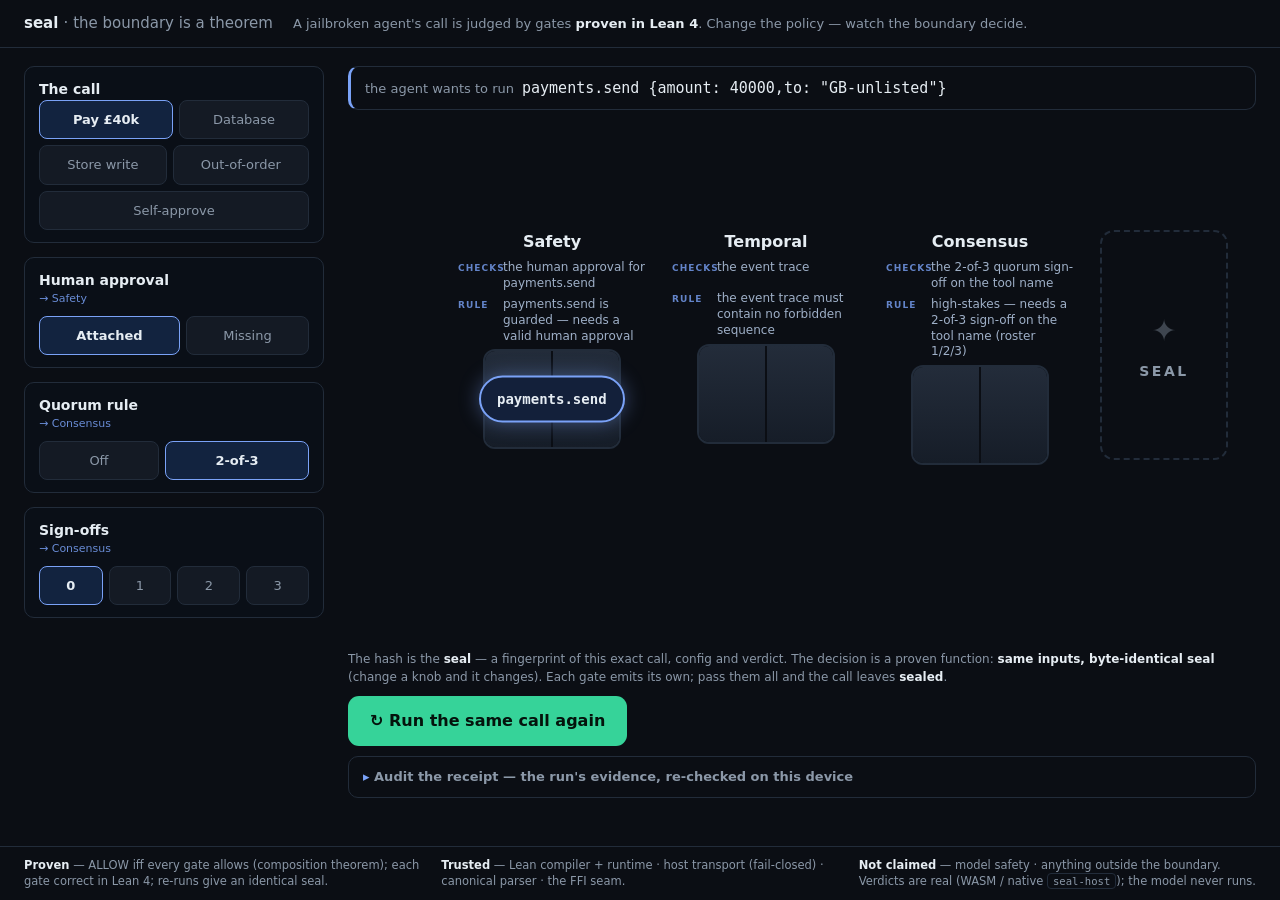
<file: public/index.html>
<!doctype html>
<html lang="en">
<head>
<meta charset="utf-8"/>
<meta name="viewport" content="width=device-width, initial-scale=1"/>
<title>seal · the boundary is a theorem</title>
<!-- bump ?v= on every push so browsers fetch fresh assets without a hard refresh -->
<link rel="stylesheet" href="style.css?v=20260713df42"/>
</head>
<body class="app">

<header class="topbar">
  <span class="brand">seal <span>· the boundary is a theorem</span></span>
  <span class="thesis">A jailbroken agent's call is judged by gates <b>proven in Lean&nbsp;4</b>. Change the policy — watch the boundary decide.</span>
</header>

<main class="demo">
  <aside class="rail" id="rail"></aside>

  <section class="stage">
    <div id="boot-error" class="boot-error" style="display:none"></div>
    <div class="call-banner" id="call-banner"></div>

    <div class="track-frame"><div class="track" id="track"></div></div>

    <div class="verdict-out" id="verdict-out"></div>
    <p class="cert-note">The hash is the <b>seal</b> — a fingerprint of this exact call, config and verdict. The decision is a proven function: <b>same inputs, byte-identical seal</b> (change a knob and it changes). Each gate emits its own; pass them all and the call leaves <b>sealed</b>.</p>

    <div class="run-row">
      <button class="run-btn" id="run">↻ Run the same call again</button>
      <span class="det" id="det"></span>
    </div>

    <!-- Act 3 — after the verdict, the receipt becomes the artifact. Everything in here is
         self-consistency: this page re-derives its own decision through its own kernel and
         byte-compares against the receipt. It is not an independent audit. -->
    <details class="audit" id="audit">
      <summary>Audit the receipt — the run's evidence, re-checked on this device</summary>
      <div id="audit-body"></div>
    </details>
  </section>
</main>

<footer class="proofbar">
  <span><b class="ink-allow">Proven</b> — ALLOW iff every gate allows (composition theorem); each gate correct in Lean&nbsp;4; re-runs give an identical seal.</span>
  <span><b class="ink-amber">Trusted</b> — Lean compiler + runtime · host transport (fail-closed) · canonical parser · the FFI seam.</span>
  <span><b>Not claimed</b> — model safety · anything outside the boundary. Verdicts are real (WASM / native <code>seal-host</code>); the model never runs.</span>
</footer>

<script>
// Boot guard (classic script). If gauntlet.js (an ES module) fails to load — usually file://, which
// blocks module imports + the WASM fetch — no handlers attach and the stage looks inert. Detect it.
(function () {
  var lastErr = "";
  window.addEventListener("error", function (e) { if (e && (e.filename || "").indexOf("gauntlet") > -1 || (e && e.message)) lastErr = (e && e.message) || lastErr; });
  function banner(msg) {
    var el = document.getElementById("boot-error"); if (!el) return;
    el.style.display = "block";
    el.innerHTML = "<b>seal could not start.</b> " + msg + "<br>Serve over HTTP: <code>cd public &amp;&amp; python3 -m http.server</code>, then open <code>http://localhost:8000</code>. Opening it as <code>file://</code> blocks the kernel module.";
  }
  window.addEventListener("load", function () {
    setTimeout(function () { if (!window.__gauntletReady) banner(location.protocol === "file:" ? "It was opened as a local file (file://)." : "The page script did not initialise." + (lastErr ? " (" + lastErr + ")" : "")); }, 2500);
  });
})();
</script>
<script src="wasm/seal.js"></script>
<script type="module" src="gauntlet.js?v=20260713df42"></script>
</body>
</html>
</file>
<file: public/style.css>
:root{
  --bg:#0b0e14;--panel:#141a24;--line:#222c3a;--green:#36d399;--red:#f87272;
  --amber:#fbbd23;--ink:#e6edf3;--mut:#8b98a8;--accent:#7aa2f7
}
*{box-sizing:border-box}
body{margin:0;font:15px/1.5 ui-sans-serif,system-ui,-apple-system,sans-serif;background:var(--bg);color:var(--ink)}
a{color:var(--accent);text-decoration:none}
a:hover{text-decoration:underline}
code{background:#0b0e14;border:1px solid var(--line);padding:1px 5px;border-radius:4px;font-family:ui-monospace,monospace;font-size:.92em}
.nav{display:flex;gap:18px;align-items:center;padding:14px 22px;border-bottom:1px solid var(--line);font-size:13px}
.nav .brand{font-weight:700}
.nav .brand span{color:var(--mut);font-weight:400}
.nav a{color:var(--mut)}
.nav a.here{color:var(--ink)}
.wrap{max-width:95%;margin:0 auto;padding:30px 22px}

/* ── full-screen app shell (one stage, no page scroll) ── */
html,body{height:100%}
body.app{height:100vh;overflow:hidden;display:flex;flex-direction:column}
.topbar{flex:0 0 auto;display:flex;align-items:baseline;gap:20px;padding:12px 24px;border-bottom:1px solid var(--line);flex-wrap:wrap}
.topbar .brand{font-weight:700;font-size:15px;white-space:nowrap}
.topbar .brand span{color:var(--mut);font-weight:400}
.topbar .thesis{color:var(--mut);font-size:13px}
.topbar .thesis b{color:var(--ink);font-weight:600}
.demo{flex:1 1 auto;min-height:0;display:grid;grid-template-columns:300px 1fr;gap:24px;padding:18px 24px}
.rail{display:flex;flex-direction:column;gap:14px;min-height:0;overflow-y:auto}
.rail-note{font-size:12.5px;color:var(--mut);background:#0a0f17;border:1px solid var(--line);border-radius:10px;padding:12px 14px;line-height:1.5}
.rail-note code{color:var(--ink)}
.proofbar{flex:0 0 auto;display:grid;grid-template-columns:repeat(3,1fr);gap:20px;padding:10px 24px;border-top:1px solid var(--line);font-size:11.5px;color:var(--mut);line-height:1.45}
.proofbar b{font-weight:700;color:var(--ink)}
.ink-amber{color:var(--amber)}
h1{font-size:26px;margin:0 0 6px}
h1 span{color:var(--mut);font-weight:400}
h2{font-size:16px;margin:26px 0 10px}
.lede{color:var(--mut);font-size:15px;max-width:760px}
.sub{color:var(--mut);font-size:13px}
.soundbite{border-left:3px solid var(--green);padding:10px 16px;margin:20px 0;color:var(--ink);font-size:16px;background:#0e131b}
/* demo controls */
.controls{display:flex;gap:10px;align-items:center;margin:18px 0;flex-wrap:wrap}
select,button{font:inherit;background:var(--panel);color:var(--ink);border:1px solid var(--line);border-radius:8px;padding:9px 12px}
button{cursor:pointer}
button.go{background:var(--green);color:#04130c;border:0;font-weight:700}
button.toggle{border-color:var(--accent)}
footer{border-top:1px solid var(--line);color:var(--mut);font-size:12px;padding:18px 22px;margin-top:30px}

/* ════════════════════════ THE GAUNTLET ════════════════════════ */
.boot-error{margin:18px 0;padding:14px 18px;border:1px solid var(--red);border-left:4px solid var(--red);
  border-radius:10px;background:#1a1014;color:#ffd7d7;font-size:14px;line-height:1.5}
.boot-error code{background:#0b0e14;color:var(--ink)}
.ink-allow{color:var(--green);font-weight:700}
.ink-deny{color:var(--red);font-weight:700}
/* the right-hand stage column (call + animated track + verdict + replay) */
/* the column scrolls inside its own box on short viewports (page never scrolls) */
.stage{min-width:0;min-height:0;display:flex;flex-direction:column;gap:10px;overflow-y:auto}
.stage>*{flex:0 0 auto}
.stage>.call-banner{margin:0}
/* the track is the one flexible element: it fills the leftover height, centres the gates, and
   scrolls inside its own box if a short viewport can't show them — the page never scrolls. */
.stage>.track-frame{flex:1 1 0;min-height:0;overflow:auto;display:flex;align-items:center}
.stage>.verdict-out{margin-top:0}
.stage>.run-row{margin-top:0}

/* scenario picker */
.picker{display:flex;gap:10px;flex-wrap:wrap;margin-bottom:16px}
.picker.locked{opacity:.55;pointer-events:none}
.pick{font:inherit;cursor:pointer;background:var(--panel);color:var(--mut);border:1px solid var(--line);
  border-radius:10px;padding:10px 14px;font-size:14px;transition:all .15s}
.pick:hover{border-color:var(--accent);color:var(--ink)}
.pick.on{background:#12233f;border-color:var(--accent);color:var(--ink);font-weight:600}

/* the call banner */
.call-banner{font-size:15px;margin:0;padding:10px 14px;background:#0b0e14;border:1px solid var(--line);border-left:3px solid var(--accent);border-radius:10px}
.call-banner code{font-size:15px;background:transparent;border:0;padding:0;color:var(--ink)}
.cb-label{color:var(--mut);font-size:13px;margin-right:8px}

/* the track */
.track-frame{overflow-x:auto;overflow-y:hidden;padding:6px 0 4px}
.track{position:relative;display:flex;align-items:flex-start;gap:26px;padding:14px 8px 14px 110px}

/* a gate — compact card; every line is tied to the call being judged */
.gate{position:relative;flex:0 0 auto;width:188px;display:flex;flex-direction:column;align-items:center;
  transition:opacity .3s,filter .3s}
.gate.unreached{opacity:.22;filter:grayscale(1)}
.g-name{font-size:16px;font-weight:700;margin-bottom:6px;text-align:center}
/* one register: `checks` (what this gate inspects on the call) + `rule` (what it enforces) */
.g-line{width:100%;display:flex;gap:7px;font-size:12px;line-height:1.32;color:#9fb0c8;margin-bottom:5px;min-height:26px}
.g-line .g-k{flex:0 0 auto;font-size:9px;letter-spacing:.12em;font-weight:800;text-transform:uppercase;color:var(--accent);opacity:.8;padding-top:3px;width:38px}
.gate-arch{position:relative;width:138px;height:100px;border-radius:12px;overflow:hidden;
  border:2px solid var(--line);background:#070a0f}
.door{position:absolute;top:0;bottom:0;width:50%;background:linear-gradient(180deg,#232c3a,#161d28);
  transition:transform .45s ease, background .25s;z-index:2}
.door.l{left:0;border-right:1px solid #0b0e14}
.door.r{right:0;border-left:1px solid #0b0e14}
/* evaluating pulse */
.gate.eval .gate-arch{animation:evalpulse .6s ease-in-out infinite}
@keyframes evalpulse{0%,100%{box-shadow:0 0 0 0 rgba(122,162,247,.0);border-color:var(--line)}
  50%{box-shadow:0 0 26px 2px rgba(122,162,247,.45);border-color:var(--accent)}}
/* ALLOW — doors open */
.gate.allow .gate-arch{border-color:rgba(54,211,153,.6);box-shadow:0 0 24px rgba(54,211,153,.22)}
.gate.allow .door.l{transform:translateX(-101%)}
.gate.allow .door.r{transform:translateX(101%)}
/* DENY — doors slam shut, red, shake */
.gate.deny .gate-arch{border-color:var(--red);box-shadow:0 0 30px rgba(248,114,114,.5);animation:slam .35s ease}
.gate.deny .door{background:linear-gradient(180deg,#5a1f24,#3a1418)}
@keyframes slam{0%{transform:translateX(0)}20%{transform:translateX(-6px)}40%{transform:translateX(6px)}60%{transform:translateX(-3px)}100%{transform:translateX(0)}}
/* the stamp */
.gate-stamp{position:absolute;inset:0;z-index:3;display:grid;place-items:center;font-weight:900;letter-spacing:.06em;
  font-size:22px;opacity:0;transform:scale(1.7) rotate(-12deg);transition:opacity .18s, transform .18s}
.gate.allow .gate-stamp{opacity:1;transform:scale(1) rotate(-12deg);color:var(--green);
  text-shadow:0 0 12px rgba(54,211,153,.6)}
.gate.deny .gate-stamp{opacity:1;transform:scale(1) rotate(-12deg);color:#ffd7d7;
  text-shadow:0 0 14px rgba(248,114,114,.9)}
/* the plain outcome, filled when the gate stamps */
.g-result{margin-top:8px;font-size:13px;color:var(--mut);text-align:center;min-height:28px;line-height:1.3;padding:0 4px;font-weight:600}
.gate.allow .g-result{color:#bfeede}
.gate.deny .g-result{color:#ffc0c0}
.gate-hash{font-family:ui-monospace,monospace;font-size:10px;color:#52607a;word-break:break-all;text-align:center;min-height:14px}

/* finish / seal slot */
.finish{position:relative;flex:0 0 auto;width:128px;min-height:230px;display:flex;flex-direction:column;
  align-items:center;justify-content:center;gap:8px;border:2px dashed var(--line);border-radius:14px;color:var(--mut);
  transition:all .4s}
.finish-ico{font-size:30px;opacity:.4;transition:all .4s}
.finish-label{font-size:14px;letter-spacing:.18em;font-weight:700}
.finish.sealed{border-style:solid;border-color:rgba(251,189,35,.7);color:#ffe59a;box-shadow:0 0 34px rgba(251,189,35,.3)}
.finish.sealed .finish-ico{opacity:1;color:#ffd24a;text-shadow:0 0 18px rgba(251,189,35,.8);transform:scale(1.25)}

/* the moving call-token */
.token{position:absolute;left:0;top:0;z-index:5;display:grid;place-items:center;
  padding:11px 16px;border-radius:999px;background:#13203a;border:2px solid var(--accent);
  color:var(--ink);font-family:ui-monospace,monospace;font-size:14px;white-space:nowrap;
  box-shadow:0 0 20px rgba(122,162,247,.4);transition:transform .62s cubic-bezier(.5,.05,.3,1)}
.token-tool{font-weight:700}
.token.destroyed{animation:shatter .8s forwards}
@keyframes shatter{0%{transform:translate(var(--x,0),var(--y,0))}
  30%{filter:none}
  100%{opacity:0;filter:blur(3px) saturate(2);background:#5a1f24;border-color:var(--red);
    box-shadow:0 0 30px rgba(248,114,114,.8)}}
.token.sealed{background:#3a2f12;border-color:#ffd24a;box-shadow:0 0 26px rgba(251,189,35,.7)}

/* run controls */
.run-row{display:flex;align-items:center;gap:14px;margin-top:18px;flex-wrap:wrap}
.run-btn{font:inherit;cursor:pointer;background:var(--green);color:#04130c;border:0;font-weight:800;
  font-size:16px;padding:13px 22px;border-radius:11px}
.run-btn:hover{filter:brightness(1.08)}
.run-btn:disabled{opacity:.5;cursor:default}
.again-btn{font:inherit;cursor:pointer;background:var(--panel);color:var(--ink);border:1px solid var(--accent);
  border-radius:11px;padding:13px 18px;font-size:15px}
.again-btn:disabled{opacity:.4;cursor:default;border-color:var(--line)}
.det{font-size:15px;color:var(--mut)}
.det.locked{color:var(--green);font-weight:600}
.det.broke{color:var(--red);font-weight:700}
.det .lock{display:inline-block;animation:latch .4s ease}
@keyframes latch{0%{transform:scale(1.8) rotate(-20deg);opacity:0}100%{transform:none;opacity:1}}

/* verdict output */
.verdict-out{min-height:8px;display:flex;flex-wrap:wrap;align-items:baseline;gap:4px 14px}
.big-verdict{font-size:24px;font-weight:900;letter-spacing:.04em}
.big-verdict.deny{color:var(--red);text-shadow:0 0 22px rgba(248,114,114,.5)}
.big-verdict.allow{color:var(--green);text-shadow:0 0 22px rgba(54,211,153,.4)}
.verdict-out.killed{animation:flashred .5s ease}
@keyframes flashred{0%{background:rgba(248,114,114,.14)}100%{background:transparent}}
.verdict-consequence{font-size:17px;margin-top:6px;color:var(--ink);font-weight:600;line-height:1.3}
.verdict-meta{flex-basis:100%;font-size:13px;margin-top:2px;color:var(--mut)}
.verdict-meta b{color:var(--ink)}
.verdict-meta .vr-hash{font-family:ui-monospace,monospace;font-size:12px;color:#52607a}
.verdict-why{font-size:18px;margin-top:4px;color:var(--ink)}
.seal-cert-hash{font-family:ui-monospace,monospace;font-size:18px;color:#ffd24a;word-break:break-all}
.cert-note{font-size:12px;color:var(--mut);line-height:1.45;margin:0}
.cert-note b{color:var(--ink);font-weight:600}

/* the composition equation, folded into the verdict meta line */
.vm-eq{white-space:nowrap;margin-right:10px}
.vm-eq .eq-op{margin:0 5px;color:#3a4659}
.vm-eq .eq-arrow{margin:0 7px;color:var(--mut)}

/* the determinism replay beat */
.replay{margin-top:20px;border-top:1px solid var(--line);padding-top:16px}
.rp-intro{font-size:13px;color:var(--mut);margin-bottom:12px}
.rp-out{margin-top:14px;display:flex;flex-direction:column;gap:7px}
.rp-row{display:flex;align-items:center;gap:12px;flex-wrap:wrap;font-size:13px}
.rp-say{color:var(--ink)}
.rp-say i{color:var(--mut)}
.rp-arrow{color:#3a4659}
.rp-hash{font-family:ui-monospace,monospace;font-size:11px;color:#52607a}
.rp-cap{margin-top:14px;font-size:16px;color:var(--ink)}
.rp-cap b{color:var(--green)}
.rp-cap.broke,.rp-cap.broke b{color:var(--red)}

/* ── Act 3 — the receipt audit. Collapsed by default so the no-scroll stage is untouched;
   open, it scrolls inside its own box. One focused message per beat. */
.audit{border:1px solid var(--line);border-radius:10px;background:#0b0e14;font-size:13px}
.audit>summary{cursor:pointer;padding:10px 14px;color:var(--mut);font-weight:600;list-style:none}
.audit>summary::before{content:"▸ ";color:var(--accent)}
.audit[open]>summary::before{content:"▾ "}
.audit[open]{max-height:46vh;overflow-y:auto}
.audit #audit-body{padding:0 14px 12px;display:flex;flex-direction:column;gap:12px}
.a-beat{border-top:1px solid var(--line);padding-top:10px}
.a-title{font-size:10px;letter-spacing:.14em;text-transform:uppercase;font-weight:800;color:var(--accent);opacity:.85;margin-bottom:5px}
.a-msg{color:var(--ink);line-height:1.45}
.a-msg b{font-weight:700}
.a-chip{display:inline-block;font-weight:900;font-size:11px;letter-spacing:.08em;border-radius:6px;padding:2px 8px;margin-right:6px}
.a-chip.pass{background:rgba(54,211,153,.15);color:var(--green);border:1px solid rgba(54,211,153,.5)}
.a-chip.fail{background:rgba(248,114,114,.15);color:var(--red);border:1px solid rgba(248,114,114,.5)}
.a-hash{margin-top:6px;color:var(--mut)}
.a-hash code{font-family:ui-monospace,monospace;font-size:11px;color:#8fa3c4;word-break:break-all;background:transparent;border:0;padding:0}
.a-json{margin-top:6px}
.a-json>summary{cursor:pointer;color:var(--mut);font-size:12px}
.a-json pre{margin:6px 0 0;padding:10px;background:#070a0f;border:1px solid var(--line);border-radius:8px;
  font-size:10.5px;line-height:1.4;color:#9fb0c8;overflow-x:auto;max-height:240px;overflow-y:auto}
.a-check{font-size:12px;line-height:1.5;margin-top:4px}
.a-check.ok{color:#bfeede}
.a-check.bad{color:#ffc0c0}
.a-hashpair{margin-top:8px;display:flex;flex-direction:column;gap:4px}
.a-hrow{display:flex;align-items:center;gap:8px}
.a-hrow code{font-family:ui-monospace,monospace;font-size:11px;color:#8fa3c4;word-break:break-all;background:transparent;border:0;padding:0}
.a-vtag{flex:0 0 auto;font-size:10px;font-weight:900;letter-spacing:.08em;border-radius:5px;padding:1px 7px}
.a-vtag.block{color:var(--red);border:1px solid rgba(248,114,114,.5)}
.a-vtag.allow{color:var(--green);border:1px solid rgba(54,211,153,.5)}
.a-hnote{font-size:11px;color:var(--mut);margin-top:4px}
.a-diff{margin-top:8px}
.a-diff-row{font-size:12px;line-height:1.5;padding:3px 8px;border-radius:6px;word-break:break-word}
.a-diff-row.auth{background:rgba(251,189,35,.08);border-left:3px solid #ffd24a;color:var(--ink);margin-bottom:3px}
.a-diff-row.auth b{color:#ffe59a}
.a-diff-row i{color:var(--mut);font-style:normal;font-size:11px}
.a-diff-row.minor{color:var(--mut)}
.a-minor{margin-top:6px}
.a-minor>summary{cursor:pointer;color:var(--mut);font-size:11px}
.a-tamper{font:inherit;cursor:pointer;margin-top:6px;background:var(--panel);color:var(--ink);
  border:1px solid var(--red);border-radius:9px;padding:7px 14px;font-size:13px}
.a-tamper:hover{background:#1a1014}
.a-tamper-out{margin-top:8px}

/* intro */
.intro{margin-bottom:6px}

/* ── the Policy Lab ── */
.lab{display:grid;grid-template-columns:300px 1fr;gap:20px;align-items:start;margin-top:8px}
.lab-rail{display:flex;flex-direction:column;gap:14px}
.lab-ctrl{background:#0a0f17;border:1px solid var(--line);border-radius:10px;padding:12px 14px}
.lab-ctrl.disabled{opacity:.45}
.lc-label{font-size:14px;font-weight:700;color:var(--ink)}
.lc-sub{font-size:11px;color:var(--accent);margin-bottom:8px;opacity:.85}
.seg{display:flex;gap:6px;flex-wrap:wrap}
.seg-btn{flex:1 1 auto;min-width:54px;font:inherit;font-size:13px;cursor:pointer;background:var(--panel);
  color:var(--mut);border:1px solid var(--line);border-radius:8px;padding:9px 10px;transition:all .12s}
.lab-ctrl.disabled .seg-btn{cursor:default}
.seg-btn:hover{color:var(--ink)}
.seg-btn.on{background:#12233f;border-color:var(--accent);color:var(--ink);font-weight:700}
.lab-stage{min-width:0}
.lab-track{min-height:280px;padding-left:8px}
.lab-causal{font-size:18px;margin:6px 0 4px;min-height:26px;color:var(--ink)}
.cz{font-weight:900;letter-spacing:.03em}
.cz.deny{color:var(--red)}
.cz.allow{color:var(--green)}
.cz-reason{color:#ffc7c7}
.lab-causal .cz-cert{font-family:ui-monospace,monospace;font-size:13px;color:#52607a}
.lab-diff{margin-top:8px}
.ld-label{font-size:11px;text-transform:uppercase;letter-spacing:.08em;color:var(--mut);margin-bottom:6px}
.ld-row{display:flex;align-items:center;gap:10px;flex-wrap:wrap;font-family:ui-monospace,monospace;font-size:12.5px;
  padding:7px 10px;background:#0a0f17;border:1px solid var(--line);border-left:3px solid var(--accent);border-radius:8px;margin-bottom:6px}
.ld-k{color:var(--accent)}
.ld-a{color:#8b6b6b;text-decoration:line-through;opacity:.8}
.ld-arrow{color:var(--mut)}
.ld-b{color:var(--green)}
.ld-delta{flex-basis:100%;color:#9fb0c8;margin-top:4px;white-space:pre-wrap}
/* a gate whose verdict flipped since the last decide */
.gate.changed .gate-arch{animation:gatePulse 1.1s ease}
@keyframes gatePulse{0%,100%{box-shadow:none}30%{box-shadow:0 0 30px 3px rgba(122,162,247,.7)}}

/* under the hood (shown inline — no longer an accordion) */
.hood{margin:26px 0 10px;border:1px solid var(--line);border-radius:12px;background:#0c1018;padding:6px 20px 18px}
.hood>h2{font-size:16px;margin:16px 0 8px}
.hood-body h3{font-size:14px;margin:18px 0 6px}

/* ── Live console: "fire your own" guidance (gate map + approval toggle + presets) ── */
.fire{display:flex;flex-direction:column;gap:12px;margin:14px 0}
.fire-row{display:flex;gap:12px;align-items:center;flex-wrap:wrap}
.fire-tool{display:flex;align-items:center;gap:8px;color:var(--mut);font-size:13px}
.fire-approval{display:flex;align-items:center;gap:10px}
.fire-approval .lc-label{font-size:13px;font-weight:600;color:var(--ink)}
.fire-approval .seg{flex-wrap:nowrap}
.fire-presets{display:flex;align-items:center;gap:10px;flex-wrap:wrap}
.fp-label{font-size:11px;text-transform:uppercase;letter-spacing:.1em;color:var(--mut)}
.pick:disabled{opacity:.4;cursor:default;pointer-events:none}
.gatemap{margin:6px 0 2px;border:1px solid var(--line);border-radius:12px;background:#0a0f17;overflow:hidden}
.gm-head{font-size:12px;text-transform:uppercase;letter-spacing:.08em;color:var(--mut);padding:10px 14px;border-bottom:1px solid var(--line)}
.gm-head code{background:transparent;border:0;padding:0;color:var(--ink);font-size:13px}
.gm-row{display:grid;grid-template-columns:130px 1fr;gap:4px 14px;padding:10px 14px;border-bottom:1px solid var(--line)}
.gm-row:last-child{border-bottom:0}
.gm-name{font-weight:700;color:var(--ink);font-size:14px}
.gm-rule{color:#9fb0c8;font-size:13px;line-height:1.35}
.gm-hint{grid-column:2;color:var(--mut);font-size:12px;line-height:1.35}
.fire-why{margin:12px 0 2px;font-size:14px;color:var(--ink);line-height:1.4}

@media(max-width:760px){
  .lanes,.guarantee,.cards,.lab{grid-template-columns:1fr}
  .track{padding-left:60px;gap:24px}
}
</file>
